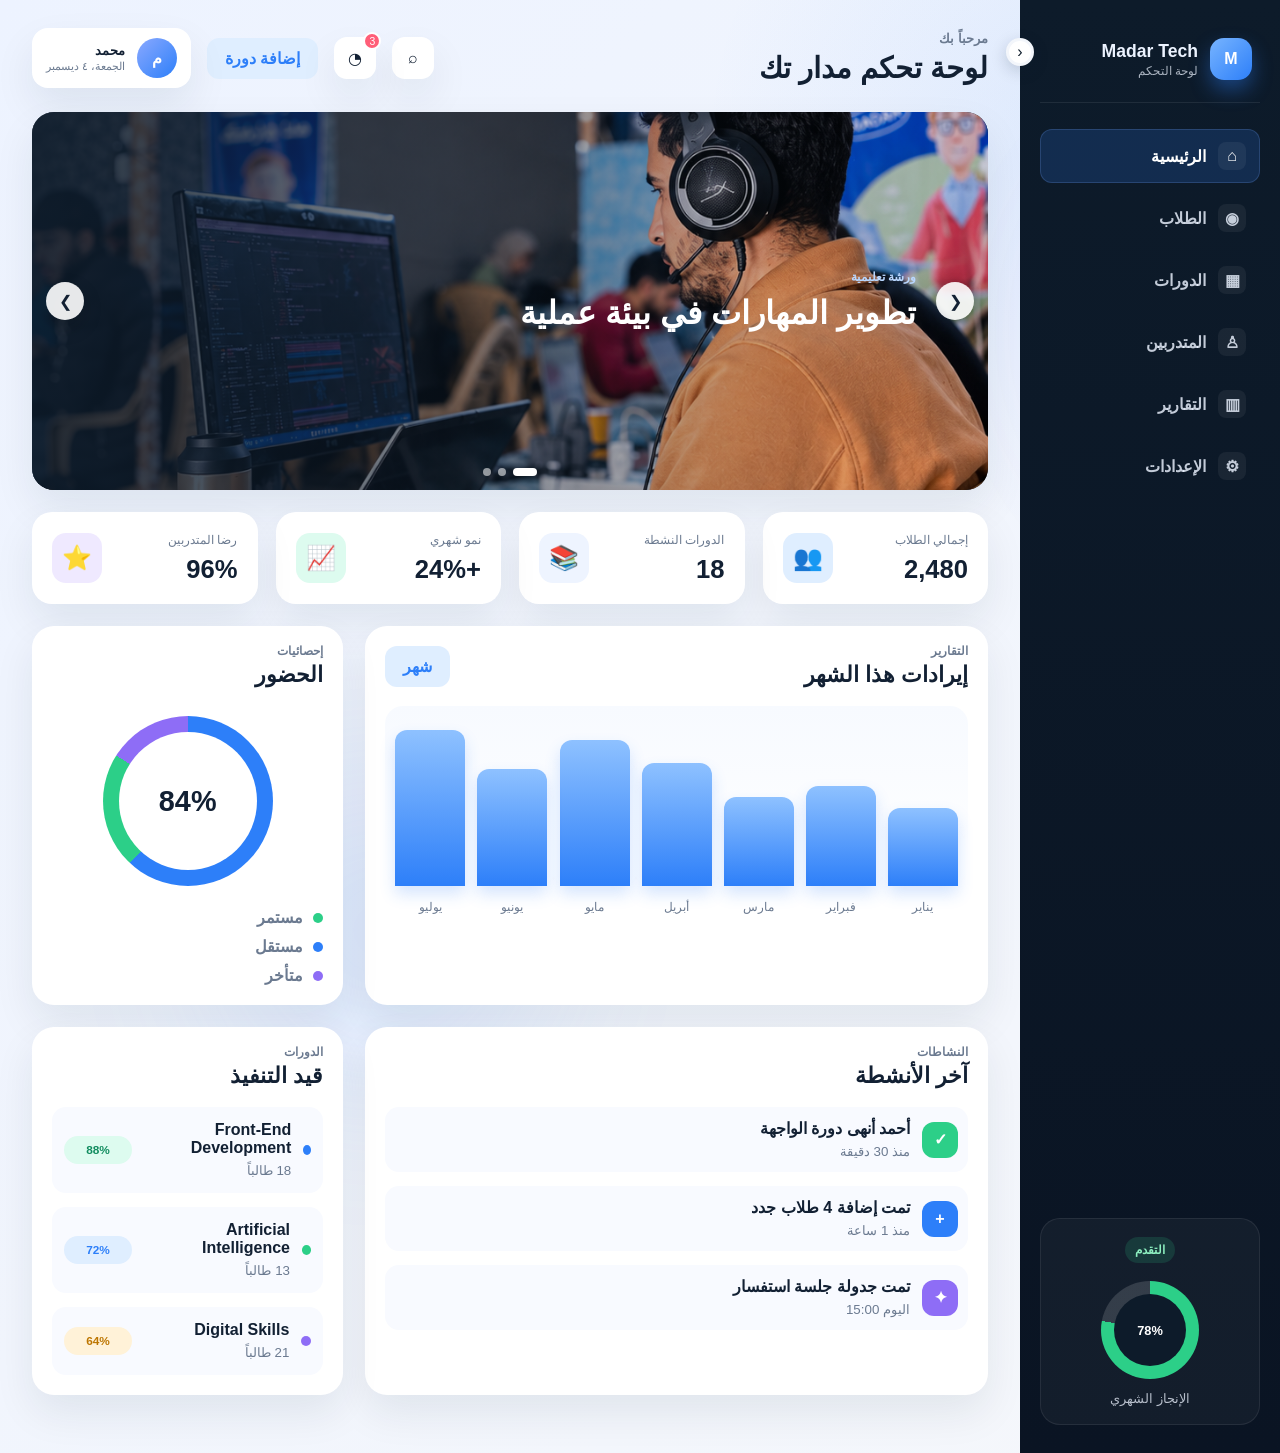
<file: dashboard/dashboard.html>
<!DOCTYPE html>
<html lang="ar" dir="rtl">
<head>
    <meta charset="UTF-8">
    <meta name="viewport" content="width=device-width, initial-scale=1.0">
    <title>لوحة تحكم مدار تك | Madar Tech</title>
    <link rel="stylesheet" href="css/styles.css">
</head>
<body>
    <div class="ambient ambient-one"></div>
    <div class="ambient ambient-two"></div>
    <div class="dashboard-shell">
        <aside class="sidebar">
            <button class="sidebar-toggle" type="button" aria-label="طي القائمة">‹</button>
            <div class="brand">
                <div class="brand-mark">M</div>
                <div class="brand-copy">
                    <strong>Madar Tech</strong>
                    <span>لوحة التحكم</span>
                </div>
            </div>

            <nav class="sidebar-nav" aria-label="القائمة الجانبية">
                <a href="#home" class="nav-item active" data-section="الرئيسية"><span class="nav-icon">⌂</span><span>الرئيسية</span></a>
                <a href="#students" class="nav-item" data-section="الطلاب"><span class="nav-icon">◉</span><span>الطلاب</span></a>
                <a href="#courses" class="nav-item" data-section="الدورات"><span class="nav-icon">▦</span><span>الدورات</span></a>
                <a href="#trainees" class="nav-item" data-section="المتدربين"><span class="nav-icon">♙</span><span>المتدربين</span></a>
                <a href="#reports" class="nav-item" data-section="التقارير"><span class="nav-icon">▥</span><span>التقارير</span></a>
                <a href="#settings" class="nav-item" data-section="الإعدادات"><span class="nav-icon">⚙</span><span>الإعدادات</span></a>
            </nav>

            <div class="mini-card">
                <span class="mini-tag">التقدم</span>
                <div class="mini-ring">
                    <div class="mini-ring-inner">
                        <strong>78%</strong>
                    </div>
                </div>
                <p>الإنجاز الشهري</p>
            </div>
        </aside>

        <main class="main-panel">
            <header class="topbar">
                <div class="title-area">
                    <p class="eyebrow">مرحباً بك</p>
                    <h1>لوحة تحكم مدار تك</h1>
                </div>

                <div class="topbar-tools">
                    <button class="icon-btn search-toggle" type="button" aria-label="البحث">⌕</button>
                    <button class="icon-btn notification-btn" type="button" aria-label="الإشعارات">◔<span class="notification-badge">3</span></button>
                    <button class="secondary-btn" type="button" id="addCourseBtn">إضافة دورة</button>
                    <div class="user-badge">
                        <span class="avatar">م</span>
                        <div>
                            <strong>محمد</strong>
                            <small id="todayDate">اليوم</small>
                        </div>
                    </div>
                </div>
            </header>

            <div class="command-search" aria-hidden="true">
                <span>⌕</span>
                <input type="search" id="dashboardSearch" placeholder="ابحث عن طالب أو دورة..." autocomplete="off">
                <button type="button" class="search-close" aria-label="إغلاق البحث">×</button>
            </div>

            <section class="header-slider" aria-label="صور أحدث الأنشطة">
                <div class="slide active">
                    <img src="images/Focused Coding Workshop Under Tent Lights.png" alt="ورشة برمجة مكثفة">
                    <div class="slide-overlay">
                        <span>ورشة تعليمية</span>
                        <h2>تطوير المهارات في بيئة عملية</h2>
                    </div>
                </div>

                <div class="slide">
                    <img src="images/Artboard 1 (8).png" alt="فعالية مدار تك">
                    <div class="slide-overlay">
                        <span>فعاليات مدار تك</span>
                        <h2>نصنع تجربة تعلم متكاملة</h2>
                    </div>
                </div>

                <div class="slide">
                    <img src="images/WhatsApp Image 2026-02-10 at 1.47.01 PM (1).jpeg" alt="نشاط تدريب تقني">
                    <div class="slide-overlay">
                        <span>دورات تدريبية</span>
                        <h2>ابدأ رحلتك نحو سوق العمل</h2>
                    </div>
                </div>

                <button class="slider-arrow prev" type="button" aria-label="الشريحة السابقة">&#10094;</button>
                <button class="slider-arrow next" type="button" aria-label="الشريحة التالية">&#10095;</button>

                <div class="slider-dots" aria-label="اختيار الشريحة">
                    <button class="slider-dot active" type="button" aria-label="الشريحة 1"></button>
                    <button class="slider-dot" type="button" aria-label="الشريحة 2"></button>
                    <button class="slider-dot" type="button" aria-label="الشريحة 3"></button>
                </div>
            </section>

            <section class="stats-grid">
                <article class="stat-card accent">
                    <div>
                        <span>إجمالي الطلاب</span>
                        <strong>2,480</strong>
                    </div>
                    <div class="stat-icon">👥</div>
                </article>

                <article class="stat-card blue">
                    <div>
                        <span>الدورات النشطة</span>
                        <strong>18</strong>
                    </div>
                    <div class="stat-icon">📚</div>
                </article>

                <article class="stat-card green">
                    <div>
                        <span>نمو شهري</span>
                        <strong>+24%</strong>
                    </div>
                    <div class="stat-icon">📈</div>
                </article>

                <article class="stat-card purple">
                    <div>
                        <span>رضا المتدربين</span>
                        <strong>96%</strong>
                    </div>
                    <div class="stat-icon">⭐</div>
                </article>
            </section>

            <section class="content-grid">
                <article class="panel span-2">
                    <div class="panel-header">
                        <div>
                            <p class="muted">التقارير</p>
                            <h2>إيرادات هذا الشهر</h2>
                        </div>
                        <button class="mini-btn">شهر</button>
                    </div>

                    <div class="chart-box" aria-label="مخطط الإيرادات الشهرية">
                        <div class="chart-bars">
                            <span style="--value: 48%"></span>
                            <span style="--value: 62%"></span>
                            <span style="--value: 55%"></span>
                            <span style="--value: 76%"></span>
                            <span style="--value: 90%"></span>
                            <span style="--value: 72%"></span>
                            <span style="--value: 96%"></span>
                        </div>
                        <ul class="chart-labels">
                            <li>يناير</li>
                            <li>فبراير</li>
                            <li>مارس</li>
                            <li>أبريل</li>
                            <li>مايو</li>
                            <li>يونيو</li>
                            <li>يوليو</li>
                        </ul>
                    </div>
                </article>

                <article class="panel">
                    <div class="panel-header">
                        <div>
                            <p class="muted">إحصائيات</p>
                            <h2>الحضور</h2>
                        </div>
                    </div>

                    <div class="donut-wrap">
                        <div class="donut-chart">
                            <span>84%</span>
                        </div>
                    </div>

                    <ul class="legend-list">
                        <li><span class="dot green"></span>مستمر</li>
                        <li><span class="dot blue"></span>مستقل</li>
                        <li><span class="dot purple"></span>متأخر</li>
                    </ul>
                </article>
            </section>

            <section class="bottom-grid">
                <article class="panel">
                    <div class="panel-header">
                        <div>
                            <p class="muted">النشاطات</p>
                            <h2>آخر الأنشطة</h2>
                        </div>
                    </div>

                    <ul class="activity-list">
                        <li>
                            <span class="activity-icon green">✓</span>
                            <div>
                                <strong>أحمد أنهى دورة الواجهة</strong>
                                <small>منذ 30 دقيقة</small>
                            </div>
                        </li>
                        <li>
                            <span class="activity-icon blue">+</span>
                            <div>
                                <strong>تمت إضافة 4 طلاب جدد</strong>
                                <small>منذ 1 ساعة</small>
                            </div>
                        </li>
                        <li>
                            <span class="activity-icon purple">✦</span>
                            <div>
                                <strong>تمت جدولة جلسة استفسار</strong>
                                <small>اليوم 15:00</small>
                            </div>
                        </li>
                    </ul>
                </article>

                <article class="panel">
                    <div class="panel-header">
                        <div>
                            <p class="muted">الدورات</p>
                            <h2>قيد التنفيذ</h2>
                        </div>
                    </div>

                    <div class="course-list">
                        <div class="course-item">
                            <div class="course-main">
                                <span class="course-dot blue"></span>
                                <div>
                                    <strong>Front-End Development</strong>
                                    <small>18 طالباً</small>
                                </div>
                            </div>
                            <span class="pill success">88%</span>
                        </div>

                        <div class="course-item">
                            <div class="course-main">
                                <span class="course-dot green"></span>
                                <div>
                                    <strong>Artificial Intelligence</strong>
                                    <small>13 طالباً</small>
                                </div>
                            </div>
                            <span class="pill info">72%</span>
                        </div>

                        <div class="course-item">
                            <div class="course-main">
                                <span class="course-dot purple"></span>
                                <div>
                                    <strong>Digital Skills</strong>
                                    <small>21 طالباً</small>
                                </div>
                            </div>
                            <span class="pill warning">64%</span>
                        </div>
                    </div>
                </article>
            </section>
        </main>
    </div>

    <div class="course-modal" id="courseModal" aria-hidden="true">
        <div class="modal-backdrop"></div>
        <div class="modal-card" role="dialog" aria-modal="true" aria-labelledby="modalTitle">
            <button class="modal-close" type="button" aria-label="إغلاق">×</button>
            <p class="muted">دورة جديدة</p>
            <h2 id="modalTitle">إضافة دورة تدريبية</h2>
            <form id="courseForm">
                <label>
                    اسم الدورة
                    <input name="courseName" required placeholder="مثال: تصميم واجهات المستخدم">
                </label>
                <label>
                    عدد المتدربين
                    <input name="studentCount" type="number" min="1" required placeholder="20">
                </label>
                <button class="secondary-btn modal-submit" type="submit">حفظ الدورة</button>
            </form>
        </div>
    </div>

    <div class="toast" role="status" aria-live="polite"></div>

    <script src="js/script.js"></script>
</body>
</html>
</file>
<file: dashboard/css/styles.css>
:root {
    --bg: #f3f6fb;
    --panel: #ffffff;
    --panel-soft: #eef4ff;
    --sidebar: #0d1b2a;
    --sidebar-dark: #0a1423;
    --primary: #2d7ff9;
    --primary-soft: #dfeeff;
    --success: #2ccf88;
    --success-soft: #ddfbef;
    --warning: #ffb648;
    --warning-soft: #fff2d8;
    --purple: #8e6df6;
    --purple-soft: #efe9ff;
    --text: #122033;
    --muted: #6b7a90;
    --line: #e4eaf3;
    --shadow: 0 18px 40px rgba(18, 32, 51, 0.08);
}

* {
    box-sizing: border-box;
    margin: 0;
    padding: 0;
}

html {
    scroll-behavior: smooth;
}

body {
    font-family: "Segoe UI", Tahoma, Geneva, Verdana, sans-serif;
    background:
        radial-gradient(circle at 85% 10%, rgba(45,127,249,.10), transparent 24rem),
        linear-gradient(135deg, #edf3ff 0%, #f5f7fb 100%);
    color: var(--text);
    min-height: 100vh;
    overflow-x: hidden;
}

.ambient {
    position: fixed;
    width: 300px;
    height: 300px;
    border-radius: 50%;
    filter: blur(90px);
    opacity: .16;
    pointer-events: none;
    z-index: 0;
    animation: floatOrb 10s ease-in-out infinite alternate;
}

.ambient-one { background: #5b9cff; left: 18%; bottom: -180px; }
.ambient-two { background: #8e6df6; right: -120px; top: 20%; animation-delay: -5s; }

button,
a {
    font: inherit;
}

.dashboard-shell {
    display: flex;
    min-height: 100vh;
    position: relative;
    z-index: 1;
}

.sidebar {
    width: 260px;
    background: linear-gradient(180deg, var(--sidebar) 0%, var(--sidebar-dark) 100%);
    color: #ecf3ff;
    padding: 28px 20px;
    display: flex;
    flex-direction: column;
    gap: 26px;
    position: relative;
    transition: width .35s ease, padding .35s ease, transform .35s ease;
    flex-shrink: 0;
}

.sidebar-toggle {
    position: absolute;
    left: -14px;
    top: 38px;
    width: 28px;
    height: 28px;
    border: 3px solid var(--bg);
    border-radius: 50%;
    background: white;
    color: var(--sidebar);
    cursor: pointer;
    z-index: 5;
    box-shadow: 0 5px 16px rgba(13,27,42,.18);
    transition: transform .35s ease;
}

.brand {
    display: flex;
    align-items: center;
    gap: 12px;
    padding: 10px 8px 22px;
    border-bottom: 1px solid rgba(255, 255, 255, 0.08);
}

.brand-mark {
    width: 42px;
    height: 42px;
    border-radius: 14px;
    background: linear-gradient(135deg, #77b4ff, #2d7ff9);
    display: grid;
    place-items: center;
    font-weight: 800;
    color: white;
    box-shadow: 0 10px 20px rgba(45, 127, 249, 0.4);
}

.brand-copy {
    display: flex;
    flex-direction: column;
    gap: 2px;
}

.brand-copy strong {
    font-size: 1.1rem;
}

.brand-copy span {
    color: rgba(236, 243, 255, 0.7);
    font-size: 0.75rem;
}

.sidebar-nav {
    display: flex;
    flex-direction: column;
    gap: 8px;
}

.nav-item {
    text-decoration: none;
    color: rgba(236, 243, 255, 0.82);
    background: transparent;
    padding: 13px 14px;
    border-radius: 12px;
    transition: 0.25s ease;
    font-weight: 600;
    display: flex;
    align-items: center;
    gap: 12px;
    white-space: nowrap;
}

.nav-icon {
    width: 28px;
    height: 28px;
    display: grid;
    place-items: center;
    border-radius: 8px;
    background: rgba(255,255,255,.06);
    flex-shrink: 0;
}

.nav-item:hover,
.nav-item.active {
    background: rgba(45, 127, 249, 0.18);
    color: white;
    box-shadow: inset 0 0 0 1px rgba(127, 168, 255, 0.2);
}

.mini-card {
    margin-top: auto;
    background: rgba(255, 255, 255, 0.04);
    border: 1px solid rgba(255, 255, 255, 0.08);
    border-radius: 20px;
    padding: 18px 16px;
    text-align: center;
}

.mini-tag {
    display: inline-block;
    background: rgba(44, 207, 136, 0.16);
    color: #8df0c0;
    border-radius: 999px;
    padding: 6px 10px;
    font-size: 0.72rem;
    font-weight: 700;
}

.mini-ring {
    width: 98px;
    height: 98px;
    border-radius: 50%;
    background: conic-gradient(var(--success) 0 78%, rgba(255,255,255,0.14) 78% 100%);
    margin: 18px auto 12px;
    display: grid;
    place-items: center;
}

.mini-ring-inner {
    width: 72px;
    height: 72px;
    border-radius: 50%;
    background: var(--sidebar);
    display: grid;
    place-items: center;
    font-size: 0.8rem;
    color: white;
}

.mini-card p {
    color: rgba(236, 243, 255, 0.75);
    font-size: 0.82rem;
}

.main-panel {
    flex: 1;
    padding: 28px 32px 36px;
}

.topbar {
    display: flex;
    align-items: center;
    justify-content: space-between;
    gap: 18px;
    margin-bottom: 22px;
}

.eyebrow {
    color: var(--muted);
    font-size: 0.82rem;
    font-weight: 700;
    margin-bottom: 5px;
}

.topbar h1 {
    font-size: clamp(1.8rem, 2vw, 2.6rem);
    color: var(--text);
}

.topbar-tools {
    display: flex;
    align-items: center;
    gap: 16px;
}

.icon-btn {
    width: 42px;
    height: 42px;
    border: 0;
    border-radius: 13px;
    background: white;
    color: var(--text);
    box-shadow: var(--shadow);
    cursor: pointer;
    position: relative;
    transition: transform .25s ease, background .25s ease;
}

.icon-btn:hover {
    transform: translateY(-3px) rotate(3deg);
    background: var(--primary-soft);
}

.notification-badge {
    position: absolute;
    top: -5px;
    right: -5px;
    width: 18px;
    height: 18px;
    border-radius: 50%;
    background: #ff5e78;
    color: white;
    font-size: .65rem;
    display: grid;
    place-items: center;
    border: 2px solid white;
}

.secondary-btn,
.mini-btn {
    border: none;
    border-radius: 12px;
    background: var(--primary-soft);
    color: var(--primary);
    font-weight: 700;
    padding: 11px 18px;
    cursor: pointer;
}

.secondary-btn {
    transition: transform .25s ease, box-shadow .25s ease, background .25s ease;
}

.secondary-btn:hover {
    transform: translateY(-3px);
    background: #c8defe;
    box-shadow: 0 12px 24px rgba(45,127,249,.18);
}

.command-search {
    max-height: 0;
    opacity: 0;
    overflow: hidden;
    margin: 0 0 0;
    display: grid;
    grid-template-columns: auto 1fr auto;
    align-items: center;
    gap: 10px;
    background: white;
    border: 1px solid transparent;
    border-radius: 16px;
    box-shadow: var(--shadow);
    transition: max-height .35s ease, opacity .25s ease, margin .35s ease, border .25s ease;
}

.command-search.open {
    max-height: 68px;
    opacity: 1;
    margin: -8px 0 22px;
    border-color: var(--line);
    padding: 12px 14px;
}

.command-search input {
    border: 0;
    outline: 0;
    background: transparent;
    color: var(--text);
    font: inherit;
}

.search-close {
    border: 0;
    background: transparent;
    color: var(--muted);
    font-size: 1.4rem;
    cursor: pointer;
}

.user-badge {
    display: flex;
    align-items: center;
    gap: 12px;
    background: var(--panel);
    padding: 10px 14px;
    border-radius: 16px;
    box-shadow: var(--shadow);
}

.avatar {
    width: 40px;
    height: 40px;
    border-radius: 50%;
    background: linear-gradient(135deg, #8aa9ff, #2d7ff9);
    color: white;
    display: grid;
    place-items: center;
    font-weight: 700;
}

.user-badge div {
    display: flex;
    flex-direction: column;
    gap: 2px;
    font-size: 0.8rem;
}

.user-badge strong {
    color: var(--text);
}

.user-badge small {
    color: var(--muted);
}

.header-slider {
    height: clamp(300px, 42vh, 480px);
    position: relative;
    overflow: hidden;
    border-radius: 22px;
    margin-bottom: 22px;
    background: #0d1b2a;
    box-shadow: var(--shadow);
    isolation: isolate;
}

.slide {
    position: absolute;
    inset: 0;
    opacity: 0;
    visibility: hidden;
    transition: opacity 0.65s ease, visibility 0.65s ease;
}

.slide.active {
    opacity: 1;
    visibility: visible;
}

.slide img {
    width: 100%;
    height: 100%;
    display: block;
    object-fit: cover;
    transform: scale(1.08);
    transition: transform 6s ease-out;
}

.slide.active img {
    transform: scale(1);
}

.slide::after {
    content: "";
    position: absolute;
    inset: 0;
    background: linear-gradient(90deg, rgba(13, 27, 42, 0.92) 0%, rgba(13, 27, 42, 0.45) 50%, transparent 100%);
}

.slide-overlay {
    position: absolute;
    z-index: 2;
    right: clamp(24px, 6vw, 72px);
    top: 50%;
    transform: translateY(-50%) translateX(35px);
    max-width: 520px;
    color: white;
    opacity: 0;
}

.slide.active .slide-overlay {
    animation: revealCopy 0.9s 0.25s ease forwards;
}

.slide-overlay span {
    display: inline-block;
    color: #b9d7ff;
    font-size: 0.78rem;
    font-weight: 700;
    margin-bottom: 8px;
}

.slide-overlay h2 {
    font-size: clamp(1.35rem, 2.5vw, 2.25rem);
    line-height: 1.35;
}

.slider-arrow {
    position: absolute;
    z-index: 3;
    top: 50%;
    transform: translateY(-50%);
    width: 38px;
    height: 38px;
    border: 0;
    border-radius: 50%;
    background: rgba(255, 255, 255, 0.9);
    color: var(--text);
    cursor: pointer;
    box-shadow: 0 8px 20px rgba(0, 0, 0, 0.16);
    transition: transform .25s ease, background .25s ease;
}

.slider-arrow:hover {
    background: white;
    transform: translateY(-50%) scale(1.12);
}

.slider-arrow.prev {
    right: 14px;
}

.slider-arrow.next {
    left: 14px;
}

.slider-dots {
    position: absolute;
    z-index: 3;
    left: 50%;
    bottom: 14px;
    transform: translateX(-50%);
    display: flex;
    gap: 7px;
}

.slider-dot {
    width: 8px;
    height: 8px;
    padding: 0;
    border: 0;
    border-radius: 999px;
    background: rgba(255, 255, 255, 0.55);
    cursor: pointer;
    transition: width 0.25s ease, background 0.25s ease;
}

.slider-dot.active {
    width: 24px;
    background: white;
}

.stats-grid {
    display: grid;
    grid-template-columns: repeat(4, minmax(180px, 1fr));
    gap: 18px;
    margin-bottom: 22px;
}

.stat-card {
    background: var(--panel);
    border-radius: 20px;
    padding: 20px 20px;
    box-shadow: var(--shadow);
    display: flex;
    align-items: center;
    justify-content: space-between;
    gap: 12px;
}

.stat-card span {
    display: block;
    color: var(--muted);
    font-size: 0.78rem;
    margin-bottom: 8px;
}

.stat-card strong {
    font-size: clamp(1.3rem, 2vw, 2rem);
    color: var(--text);
}

.stat-icon {
    width: 50px;
    height: 50px;
    border-radius: 14px;
    display: grid;
    place-items: center;
    font-size: 1.5rem;
}

.stat-card.accent .stat-icon {
    background: var(--primary-soft);
}

.stat-card.blue .stat-icon {
    background: var(--panel-soft);
}

.stat-card.green .stat-icon {
    background: var(--success-soft);
}

.stat-card.purple .stat-icon {
    background: var(--purple-soft);
}

.content-grid,
.bottom-grid {
    display: grid;
    grid-template-columns: 2fr 1fr;
    gap: 22px;
    margin-bottom: 22px;
}

.panel {
    background: var(--panel);
    border-radius: 22px;
    box-shadow: var(--shadow);
    padding: 18px 20px 20px;
}

.span-2 {
    grid-column: span 1;
}

.panel-header {
    display: flex;
    align-items: center;
    justify-content: space-between;
    margin-bottom: 18px;
}

.muted {
    color: var(--muted);
    font-size: 0.72rem;
    font-weight: 700;
    margin-bottom: 4px;
}

.panel-header h2 {
    font-size: 1.35rem;
    color: var(--text);
}

.chart-box {
    margin-top: 18px;
}

.chart-bars {
    height: 180px;
    display: grid;
    grid-template-columns: repeat(7, minmax(40px, 1fr));
    align-items: end;
    gap: 12px;
    padding: 18px 10px 0;
    background: linear-gradient(180deg, #f7faff 0%, rgba(255,255,255,0) 100%);
    border-radius: 18px;
}

.chart-bars span {
    display: block;
    height: var(--value);
    border-radius: 12px 12px 0 0;
    background: linear-gradient(180deg, #8ec1ff 0%, var(--primary) 100%);
    box-shadow: 0 8px 16px rgba(45, 127, 249, 0.2);
}

.chart-labels {
    list-style: none;
    display: grid;
    grid-template-columns: repeat(7, minmax(40px, 1fr));
    gap: 12px;
    text-align: center;
    color: var(--muted);
    font-size: 0.75rem;
    margin-top: 14px;
    padding: 0 10px;
}

.donut-wrap {
    display: grid;
    place-items: center;
    padding: 10px 0 4px;
}

.donut-chart {
    width: 170px;
    height: 170px;
    border-radius: 50%;
    background: conic-gradient(var(--primary) 0 62%, var(--success) 62% 84%, var(--purple) 84% 100%);
    display: grid;
    place-items: center;
    position: relative;
}

.donut-chart::before {
    content: "";
    position: absolute;
    inset: 16px;
    background: white;
    border-radius: 50%;
}

.donut-chart span {
    position: relative;
    z-index: 1;
    font-size: 1.8rem;
    font-weight: 800;
    color: var(--text);
}

.legend-list {
    list-style: none;
    display: flex;
    flex-direction: column;
    gap: 10px;
    margin-top: 18px;
    color: var(--muted);
    font-weight: 600;
}

.legend-list li {
    display: flex;
    align-items: center;
    gap: 10px;
}

.dot,
.course-dot {
    display: inline-block;
    width: 10px;
    height: 10px;
    border-radius: 50%;
}

.dot.green,
.course-dot.green {
    background: var(--success);
}

.dot.blue,
.course-dot.blue {
    background: var(--primary);
}

.dot.purple,
.course-dot.purple {
    background: var(--purple);
}

.activity-list {
    list-style: none;
    display: flex;
    flex-direction: column;
    gap: 14px;
}

.activity-list li {
    display: flex;
    align-items: center;
    gap: 12px;
    padding: 12px 10px;
    border-radius: 14px;
    background: #f8faff;
}

.activity-icon {
    width: 36px;
    height: 36px;
    border-radius: 12px;
    display: grid;
    place-items: center;
    font-weight: 800;
    color: white;
}

.activity-icon.green {
    background: var(--success);
}

.activity-icon.blue {
    background: var(--primary);
}

.activity-icon.purple {
    background: var(--purple);
}

.activity-list strong {
    display: block;
    color: var(--text);
    margin-bottom: 4px;
}

.activity-list small {
    color: var(--muted);
}

.course-list {
    display: flex;
    flex-direction: column;
    gap: 14px;
}

.course-item {
    display: flex;
    align-items: center;
    justify-content: space-between;
    gap: 12px;
    background: #f8faff;
    border-radius: 14px;
    padding: 14px 12px;
}

.course-main {
    display: flex;
    align-items: center;
    gap: 12px;
}

.course-main strong {
    display: block;
    margin-bottom: 4px;
    color: var(--text);
}

.course-main small {
    color: var(--muted);
}

.pill {
    display: inline-flex;
    align-items: center;
    justify-content: center;
    min-width: 68px;
    padding: 7px 10px;
    border-radius: 999px;
    font-size: 0.74rem;
    font-weight: 700;
}

.pill.success {
    background: var(--success-soft);
    color: #118c5f;
}

.pill.info {
    background: var(--primary-soft);
    color: var(--primary);
}

.pill.warning {
    background: var(--warning-soft);
    color: #bd7600;
}

@media (max-width: 1024px) {
    .dashboard-shell {
        flex-direction: column;
    }

    .sidebar {
        width: 100%;
        padding-bottom: 14px;
    }

    .sidebar-toggle { display: none; }

    .sidebar-nav {
        flex-direction: row;
        overflow-x: auto;
        padding-bottom: 4px;
    }

    .nav-item { min-width: fit-content; }

    .mini-card { display: none; }

    .stats-grid {
        grid-template-columns: repeat(2, minmax(180px, 1fr));
    }
}

@keyframes revealCopy {
    to {
        opacity: 1;
        transform: translateY(-50%) translateX(0);
    }
}

@keyframes pageEnter {
    from {
        opacity: 0;
        transform: translateY(18px);
    }
    to {
        opacity: 1;
        transform: translateY(0);
    }
}

@keyframes floatOrb {
    to { transform: translate3d(35px, -25px, 0) scale(1.12); }
}

.sidebar.collapsed {
    width: 84px;
    padding-inline: 14px;
}

.sidebar.collapsed .brand-copy,
.sidebar.collapsed .nav-item > span:last-child,
.sidebar.collapsed .mini-card {
    display: none;
}

.sidebar.collapsed .brand { justify-content: center; padding-inline: 0; }
.sidebar.collapsed .nav-item { justify-content: center; padding-inline: 8px; }
.sidebar.collapsed .sidebar-toggle { transform: rotate(180deg); }

.course-modal {
    position: fixed;
    inset: 0;
    z-index: 20;
    display: grid;
    place-items: center;
    opacity: 0;
    visibility: hidden;
    transition: opacity .28s ease, visibility .28s ease;
}

.course-modal.open {
    opacity: 1;
    visibility: visible;
}

.modal-backdrop {
    position: absolute;
    inset: 0;
    background: rgba(7,18,32,.58);
    backdrop-filter: blur(8px);
}

.modal-card {
    width: min(440px, calc(100% - 32px));
    position: relative;
    z-index: 1;
    background: white;
    border-radius: 24px;
    padding: 28px;
    box-shadow: 0 30px 80px rgba(7,18,32,.28);
    transform: translateY(24px) scale(.96);
    transition: transform .32s ease;
}

.course-modal.open .modal-card { transform: translateY(0) scale(1); }

.modal-card h2 { margin: 4px 0 20px; }
.modal-close {
    position: absolute;
    left: 18px;
    top: 16px;
    width: 34px;
    height: 34px;
    border: 0;
    border-radius: 50%;
    background: #f1f4f8;
    color: var(--text);
    cursor: pointer;
}

.modal-card form { display: grid; gap: 14px; }
.modal-card label { display: grid; gap: 7px; color: var(--muted); font-size: .82rem; font-weight: 700; }
.modal-card input {
    height: 48px;
    border: 1px solid var(--line);
    border-radius: 12px;
    padding: 0 13px;
    outline: 0;
    font: inherit;
}
.modal-card input:focus { border-color: var(--primary); box-shadow: 0 0 0 4px var(--primary-soft); }
.modal-submit { margin-top: 6px; height: 48px; }

.toast {
    position: fixed;
    z-index: 30;
    bottom: 24px;
    left: 50%;
    transform: translate(-50%, 30px);
    background: #122033;
    color: white;
    border-radius: 999px;
    padding: 12px 18px;
    box-shadow: 0 12px 30px rgba(18,32,51,.25);
    opacity: 0;
    pointer-events: none;
    transition: opacity .25s ease, transform .25s ease;
}
.toast.show { opacity: 1; transform: translate(-50%, 0); }

.topbar,
.header-slider,
.stats-grid,
.content-grid,
.bottom-grid {
    animation: pageEnter 0.7s ease both;
}

.header-slider {
    animation-delay: 0.08s;
}

.stats-grid {
    animation-delay: 0.16s;
}

.content-grid {
    animation-delay: 0.24s;
}

.bottom-grid {
    animation-delay: 0.32s;
}

.stat-card,
.panel,
.nav-item {
    transition: transform 0.25s ease, box-shadow 0.25s ease, background 0.25s ease;
}

.stat-card:hover,
.panel:hover {
    transform: translateY(-5px);
    box-shadow: 0 22px 45px rgba(18, 32, 51, 0.12);
}

.chart-bars span {
    transform-origin: bottom;
    animation: growBar 0.8s 0.55s ease both;
}

@keyframes growBar {
    from { transform: scaleY(0); }
    to { transform: scaleY(1); }
}

@media (prefers-reduced-motion: reduce) {
    *,
    *::before,
    *::after {
        animation-duration: 0.01ms !important;
        animation-iteration-count: 1 !important;
        transition-duration: 0.01ms !important;
    }
}

@media (max-width: 700px) {
    .main-panel {
        padding: 20px 16px 28px;
    }

    .header-slider {
        height: 260px;
    }

    .slide-overlay {
        right: 18px;
        max-width: calc(100% - 80px);
    }

    .slide-overlay h2 {
        font-size: 1.25rem;
    }

    .slider-arrow {
        width: 34px;
        height: 34px;
    }

    .topbar {
        flex-direction: column;
        align-items: flex-start;
    }

    .topbar-tools {
        width: 100%;
        justify-content: space-between;
    }

    .stats-grid,
    .content-grid,
    .bottom-grid {
        grid-template-columns: 1fr;
    }

    .user-badge {
        padding: 8px 10px;
    }

    .activity-list li,
    .course-item {
        flex-direction: column;
        align-items: flex-start;
    }
}
</file>
